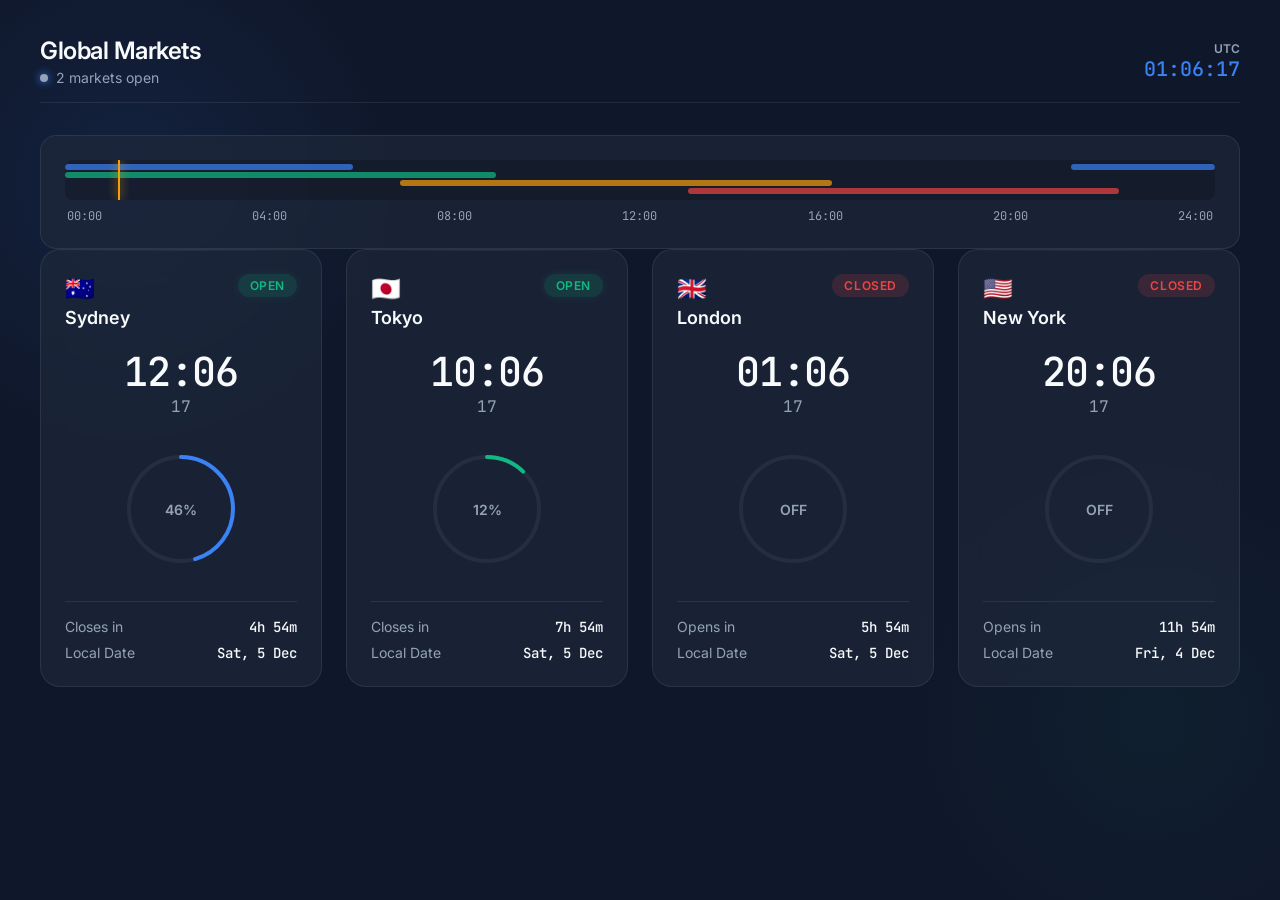
<file: index.html>
<!DOCTYPE html>
<html lang="en">

<head>
  <meta charset="UTF-8">
  <meta name="viewport" content="width=device-width, initial-scale=1.0">
  <title>Global Trading Sessions</title>
  <link rel="preconnect" href="https://fonts.googleapis.com">
  <link rel="preconnect" href="https://fonts.gstatic.com" crossorigin>
  <link
    href="https://fonts.googleapis.com/css2?family=Inter:wght@300;400;500;600;700&family=JetBrains+Mono:wght@400;500&display=swap"
    rel="stylesheet">
  <link rel="stylesheet" href="styles.css">
</head>

<body>
  <div class="app-container">
    <header class="app-header">
      <div class="header-content">
        <h1>Global Markets</h1>
        <div id="global-status" class="global-status">
          <span class="status-dot"></span>
          <span class="status-text">Loading market status...</span>
        </div>
      </div>
      <div class="utc-clock">
        <span class="label">UTC</span>
        <span id="utc-time" class="time-display">00:00:00</span>
      </div>
    </header>

    <main>
      <!-- Timeline Visualization -->
      <section class="timeline-section" aria-label="Market Overlaps">
        <div class="timeline-container">
          <div class="timeline-track">
            <!-- Generated by JS -->
          </div>
          <div class="current-time-marker" id="timeline-marker"></div>
        </div>
        <div class="timeline-labels">
          <span>00:00</span><span>04:00</span><span>08:00</span><span>12:00</span><span>16:00</span><span>20:00</span><span>24:00</span>
        </div>
      </section>

      <!-- Session Cards Grid -->
      <div class="sessions-grid">
        <!-- Sydney -->
        <article class="session-card" id="card-sydney" data-tz="Australia/Sydney" data-open="21" data-close="6">
          <div class="card-header">
            <div class="location-info">
              <span class="flag">🇦🇺</span>
              <h2>Sydney</h2>
            </div>
            <div class="status-badge">Closed</div>
          </div>
          <div class="clock-display">
            <div class="main-time">--:--</div>
            <div class="seconds">--</div>
          </div>
          <div class="session-progress">
            <svg class="progress-ring" width="120" height="120">
              <circle class="progress-ring__circle-bg" stroke="currentColor" stroke-width="4" fill="transparent" r="52"
                cx="60" cy="60" />
              <circle class="progress-ring__circle" stroke="currentColor" stroke-width="4" fill="transparent" r="52"
                cx="60" cy="60" />
            </svg>
            <div class="progress-info">
              <span class="percentage">0%</span>
            </div>
          </div>
          <div class="card-footer">
            <div class="info-row">
              <span class="label">Next Open</span>
              <span class="value countdown">--h --m</span>
            </div>
            <div class="info-row">
              <span class="label">Local Date</span>
              <span class="value date-display">--</span>
            </div>
          </div>
        </article>

        <!-- Tokyo -->
        <article class="session-card" id="card-tokyo" data-tz="Asia/Tokyo" data-open="0" data-close="9">
          <div class="card-header">
            <div class="location-info">
              <span class="flag">🇯🇵</span>
              <h2>Tokyo</h2>
            </div>
            <div class="status-badge">Closed</div>
          </div>
          <div class="clock-display">
            <div class="main-time">--:--</div>
            <div class="seconds">--</div>
          </div>
          <div class="session-progress">
            <svg class="progress-ring" width="120" height="120">
              <circle class="progress-ring__circle-bg" stroke="currentColor" stroke-width="4" fill="transparent" r="52"
                cx="60" cy="60" />
              <circle class="progress-ring__circle" stroke="currentColor" stroke-width="4" fill="transparent" r="52"
                cx="60" cy="60" />
            </svg>
            <div class="progress-info">
              <span class="percentage">0%</span>
            </div>
          </div>
          <div class="card-footer">
            <div class="info-row">
              <span class="label">Next Open</span>
              <span class="value countdown">--h --m</span>
            </div>
            <div class="info-row">
              <span class="label">Local Date</span>
              <span class="value date-display">--</span>
            </div>
          </div>
        </article>

        <!-- London -->
        <article class="session-card" id="card-london" data-tz="Europe/London" data-open="7" data-close="16">
          <div class="card-header">
            <div class="location-info">
              <span class="flag">🇬🇧</span>
              <h2>London</h2>
            </div>
            <div class="status-badge">Closed</div>
          </div>
          <div class="clock-display">
            <div class="main-time">--:--</div>
            <div class="seconds">--</div>
          </div>
          <div class="session-progress">
            <svg class="progress-ring" width="120" height="120">
              <circle class="progress-ring__circle-bg" stroke="currentColor" stroke-width="4" fill="transparent" r="52"
                cx="60" cy="60" />
              <circle class="progress-ring__circle" stroke="currentColor" stroke-width="4" fill="transparent" r="52"
                cx="60" cy="60" />
            </svg>
            <div class="progress-info">
              <span class="percentage">0%</span>
            </div>
          </div>
          <div class="card-footer">
            <div class="info-row">
              <span class="label">Next Open</span>
              <span class="value countdown">--h --m</span>
            </div>
            <div class="info-row">
              <span class="label">Local Date</span>
              <span class="value date-display">--</span>
            </div>
          </div>
        </article>

        <!-- New York -->
        <article class="session-card" id="card-ny" data-tz="America/New_York" data-open="13" data-close="22">
          <div class="card-header">
            <div class="location-info">
              <span class="flag">🇺🇸</span>
              <h2>New York</h2>
            </div>
            <div class="status-badge">Closed</div>
          </div>
          <div class="clock-display">
            <div class="main-time">--:--</div>
            <div class="seconds">--</div>
          </div>
          <div class="session-progress">
            <svg class="progress-ring" width="120" height="120">
              <circle class="progress-ring__circle-bg" stroke="currentColor" stroke-width="4" fill="transparent" r="52"
                cx="60" cy="60" />
              <circle class="progress-ring__circle" stroke="currentColor" stroke-width="4" fill="transparent" r="52"
                cx="60" cy="60" />
            </svg>
            <div class="progress-info">
              <span class="percentage">0%</span>
            </div>
          </div>
          <div class="card-footer">
            <div class="info-row">
              <span class="label">Next Open</span>
              <span class="value countdown">--h --m</span>
            </div>
            <div class="info-row">
              <span class="label">Local Date</span>
              <span class="value date-display">--</span>
            </div>
          </div>
        </article>
      </div>
    </main>
  </div>
  <script src="script.js"></script>
</body>

</html>
</file>
<file: styles.css>
:root {
    --bg-primary: #0f172a;
    --bg-secondary: #1e293b;
    --bg-card: rgba(30, 41, 59, 0.7);
    --text-primary: #f8fafc;
    --text-secondary: #94a3b8;
    --accent-blue: #3b82f6;
    --accent-green: #10b981;
    --accent-red: #ef4444;
    --accent-amber: #f59e0b;
    --glass-border: rgba(255, 255, 255, 0.08);
    --glass-highlight: rgba(255, 255, 255, 0.05);
    --shadow-lg: 0 10px 15px -3px rgba(0, 0, 0, 0.5);
    --font-main: 'Inter', sans-serif;
    --font-mono: 'JetBrains Mono', monospace;
}

* {
    box-sizing: border-box;
    margin: 0;
    padding: 0;
}

body {
    background-color: var(--bg-primary);
    color: var(--text-primary);
    font-family: var(--font-main);
    min-height: 100vh;
    display: flex;
    justify-content: center;
    padding: 20px;
    background-image:
        radial-gradient(circle at 10% 20%, rgba(59, 130, 246, 0.1) 0%, transparent 20%),
        radial-gradient(circle at 90% 80%, rgba(16, 185, 129, 0.05) 0%, transparent 20%);
}

.app-container {
    width: 100%;
    max-width: 1200px;
    display: flex;
    flex-direction: column;
    gap: 2rem;
}

/* Header */
.app-header {
    display: flex;
    justify-content: space-between;
    align-items: center;
    padding: 1rem 0;
    border-bottom: 1px solid var(--glass-border);
}

.app-header h1 {
    font-size: 1.5rem;
    font-weight: 600;
    letter-spacing: -0.02em;
}

.global-status {
    display: flex;
    align-items: center;
    gap: 0.5rem;
    font-size: 0.875rem;
    color: var(--text-secondary);
    margin-top: 0.25rem;
}

.status-dot {
    width: 8px;
    height: 8px;
    border-radius: 50%;
    background-color: var(--text-secondary);
    box-shadow: 0 0 8px currentColor;
    transition: color 0.3s, background-color 0.3s;
}

.utc-clock {
    text-align: right;
}

.utc-clock .label {
    display: block;
    font-size: 0.75rem;
    color: var(--text-secondary);
    font-weight: 600;
}

.utc-clock .time-display {
    font-family: var(--font-mono);
    font-size: 1.25rem;
    font-weight: 500;
    color: var(--accent-blue);
}

/* Timeline */
.timeline-section {
    background: var(--bg-card);
    border: 1px solid var(--glass-border);
    border-radius: 16px;
    padding: 1.5rem;
    backdrop-filter: blur(12px);
}

.timeline-container {
    position: relative;
    height: 40px;
    margin-bottom: 0.5rem;
    background: rgba(0, 0, 0, 0.2);
    border-radius: 8px;
    overflow: hidden;
}

.timeline-track {
    position: relative;
    width: 100%;
    height: 100%;
}

.session-bar {
    position: absolute;
    height: 60%;
    top: 20%;
    border-radius: 4px;
    opacity: 0.7;
    transition: opacity 0.2s;
}

.session-bar:hover {
    opacity: 1;
    z-index: 2;
}

.current-time-marker {
    position: absolute;
    top: 0;
    bottom: 0;
    width: 2px;
    background: var(--accent-amber);
    box-shadow: 0 0 10px var(--accent-amber);
    z-index: 10;
    transition: left 1s linear;
}

.timeline-labels {
    display: flex;
    justify-content: space-between;
    font-size: 0.75rem;
    color: var(--text-secondary);
    font-family: var(--font-mono);
    padding: 0 2px;
}

/* Grid */
.sessions-grid {
    display: grid;
    grid-template-columns: repeat(auto-fit, minmax(260px, 1fr));
    gap: 1.5rem;
}

/* Cards */
.session-card {
    background: var(--bg-card);
    border: 1px solid var(--glass-border);
    border-radius: 20px;
    padding: 1.5rem;
    display: flex;
    flex-direction: column;
    gap: 1.5rem;
    position: relative;
    overflow: hidden;
    transition: transform 0.2s, border-color 0.2s;
    backdrop-filter: blur(12px);
}

.session-card:hover {
    transform: translateY(-4px);
    border-color: rgba(255, 255, 255, 0.15);
}

.session-card::before {
    content: '';
    position: absolute;
    top: 0;
    left: 0;
    right: 0;
    height: 1px;
    background: linear-gradient(90deg, transparent, var(--glass-highlight), transparent);
}

.card-header {
    display: flex;
    justify-content: space-between;
    align-items: flex-start;
}

.location-info h2 {
    font-size: 1.125rem;
    font-weight: 600;
    margin-top: 0.25rem;
}

.flag {
    font-size: 1.5rem;
    display: block;
    margin-bottom: 0.25rem;
}

.status-badge {
    font-size: 0.75rem;
    font-weight: 600;
    padding: 0.25rem 0.75rem;
    border-radius: 999px;
    background: rgba(255, 255, 255, 0.05);
    color: var(--text-secondary);
    text-transform: uppercase;
    letter-spacing: 0.05em;
}

.status-badge.open {
    background: rgba(16, 185, 129, 0.15);
    color: var(--accent-green);
    box-shadow: 0 0 10px rgba(16, 185, 129, 0.1);
}

.status-badge.closed {
    background: rgba(239, 68, 68, 0.15);
    color: var(--accent-red);
}

.status-badge.closing {
    background: rgba(245, 158, 11, 0.15);
    color: var(--accent-amber);
}

.clock-display {
    text-align: center;
    font-family: var(--font-mono);
}

.main-time {
    font-size: 2.5rem;
    font-weight: 500;
    line-height: 1;
    letter-spacing: -0.03em;
}

.seconds {
    font-size: 1rem;
    color: var(--text-secondary);
    margin-top: 0.25rem;
}

.session-progress {
    display: flex;
    justify-content: center;
    align-items: center;
    position: relative;
    margin: 0.5rem 0;
}

.progress-ring__circle-bg {
    stroke: rgba(255, 255, 255, 0.05);
}

.progress-ring__circle {
    transition: stroke-dashoffset 0.5s ease-in-out;
    transform: rotate(-90deg);
    transform-origin: 50% 50%;
    stroke-linecap: round;
}

.progress-info {
    position: absolute;
    font-size: 0.875rem;
    font-weight: 600;
    color: var(--text-secondary);
}

.card-footer {
    display: flex;
    flex-direction: column;
    gap: 0.5rem;
    padding-top: 1rem;
    border-top: 1px solid var(--glass-border);
}

.info-row {
    display: flex;
    justify-content: space-between;
    font-size: 0.875rem;
}

.info-row .label {
    color: var(--text-secondary);
}

.info-row .value {
    font-weight: 500;
    font-family: var(--font-mono);
}

/* Mobile Responsiveness */
@media (max-width: 640px) {
    .app-header {
        flex-direction: column;
        align-items: flex-start;
        gap: 1rem;
    }

    .utc-clock {
        text-align: left;
        display: flex;
        align-items: center;
        gap: 0.5rem;
    }

    .utc-clock .label {
        display: inline;
    }

    .timeline-labels span:nth-child(even) {
        display: none;
    }
}
</file>
